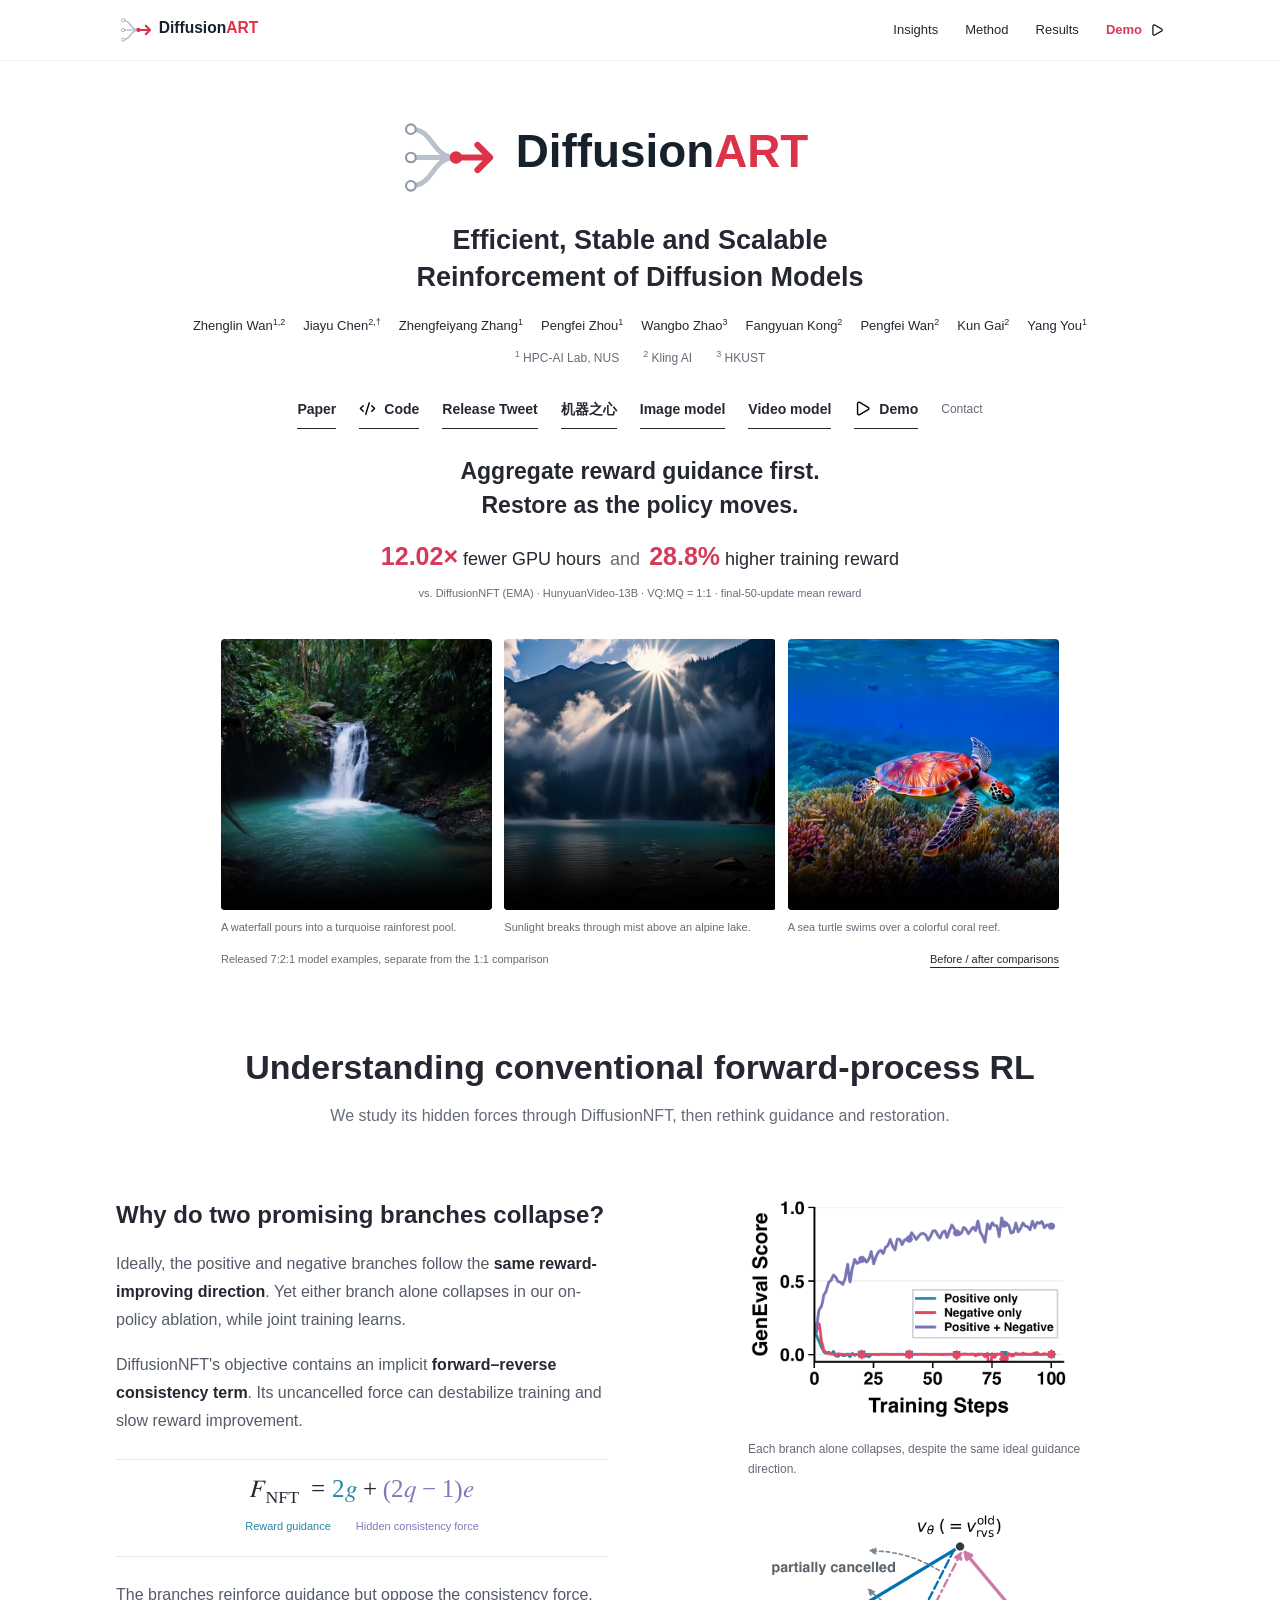
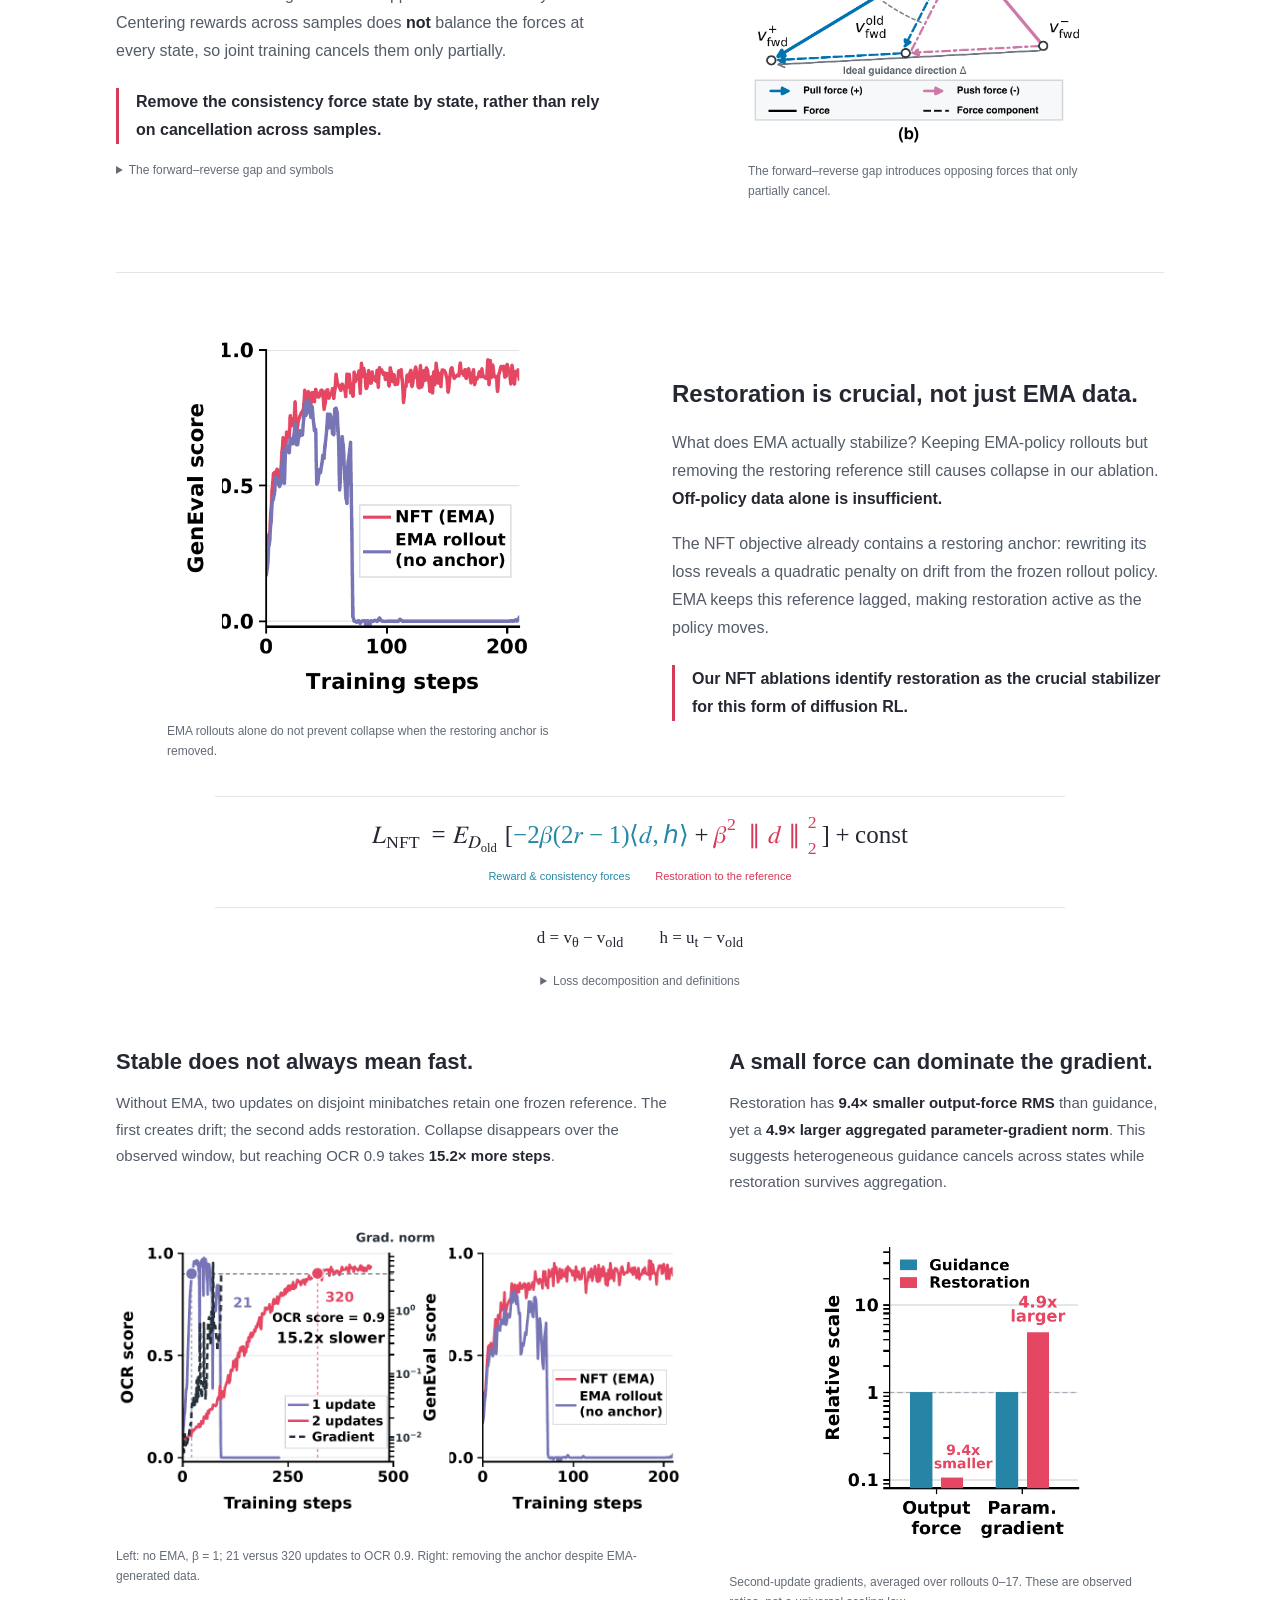
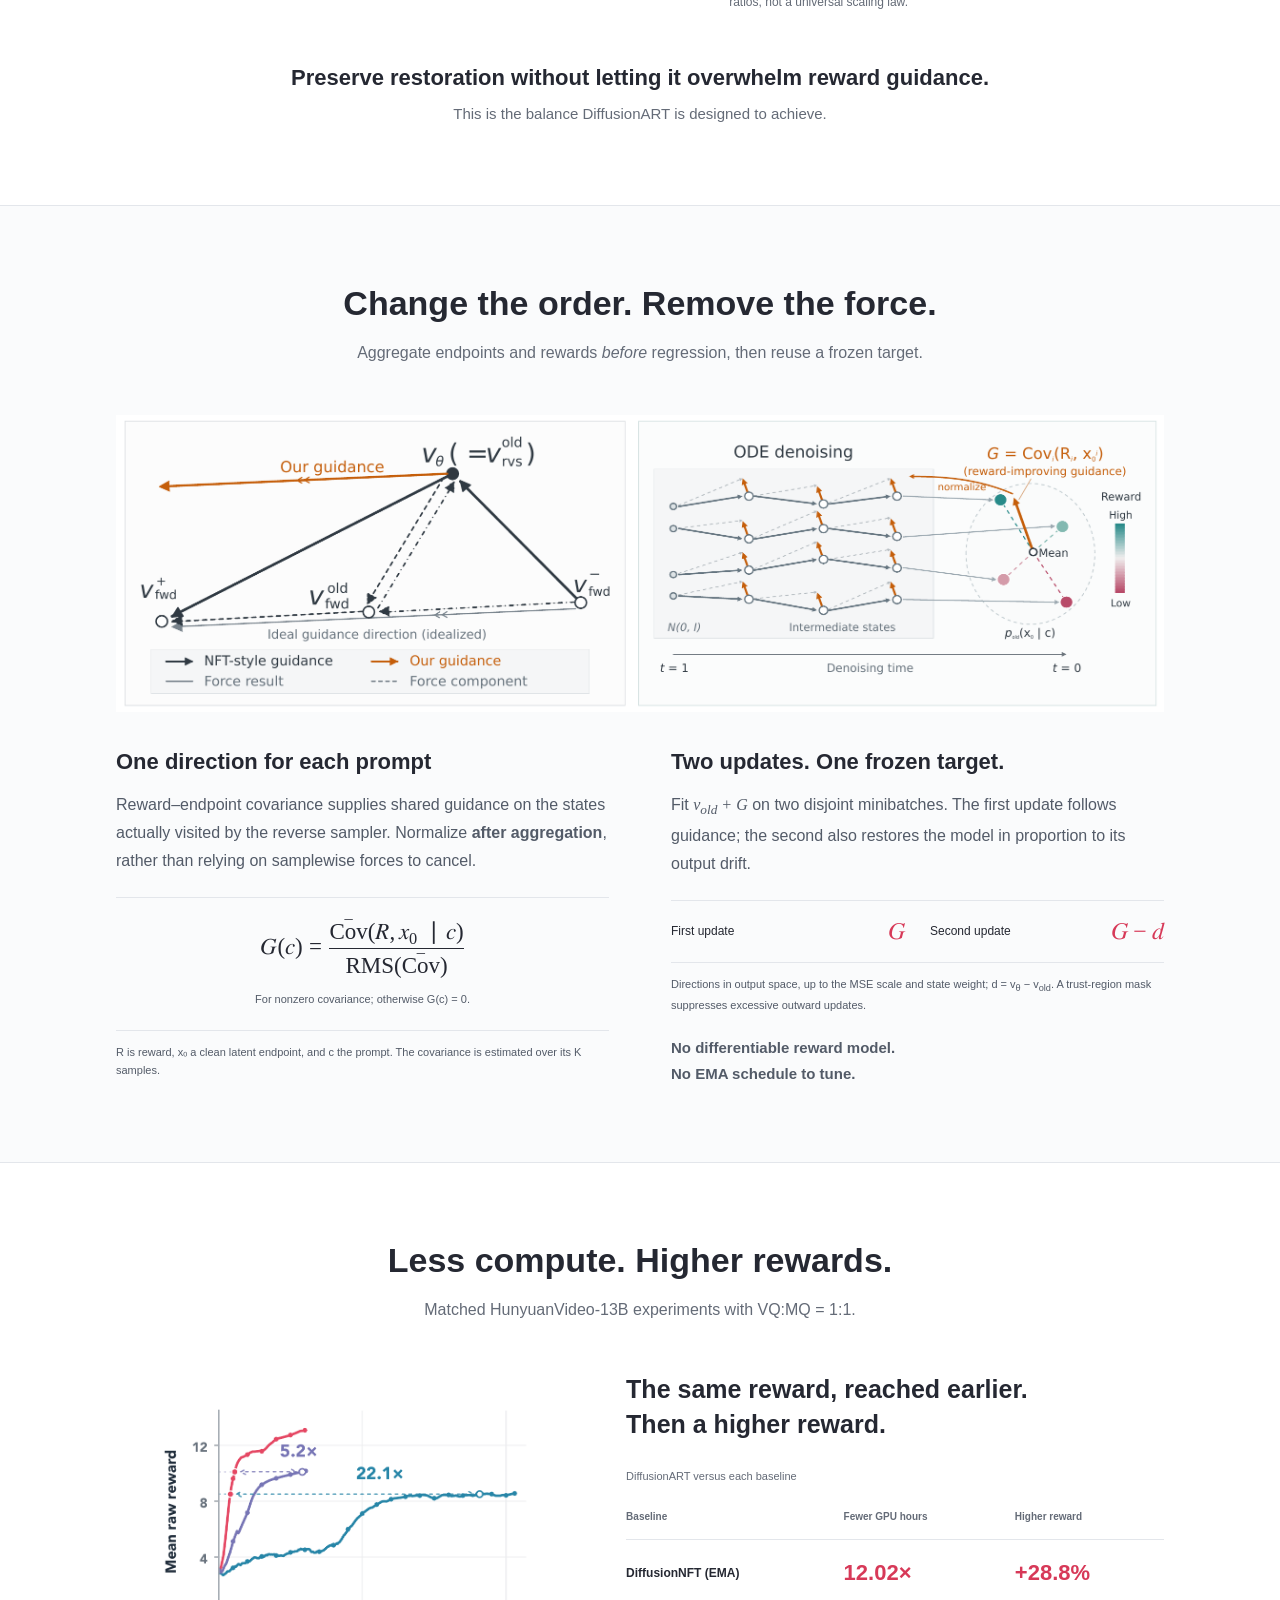
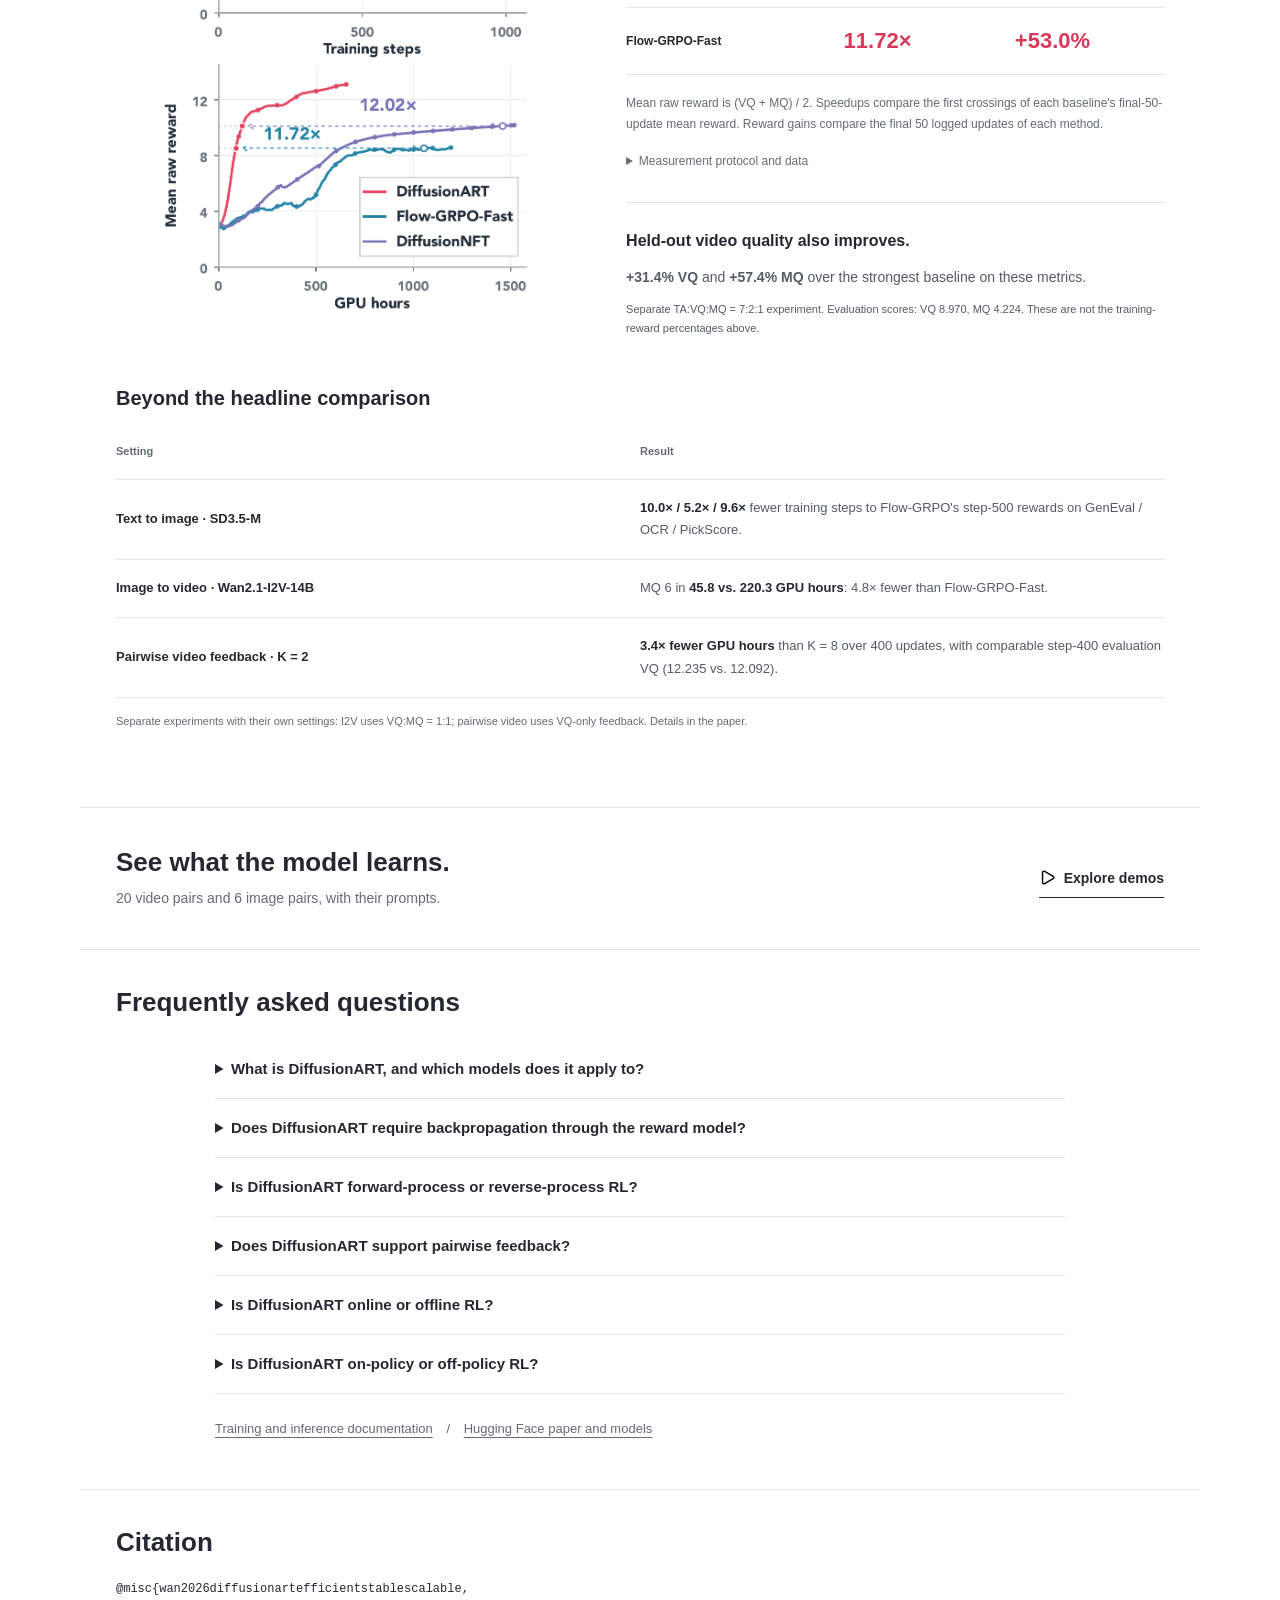
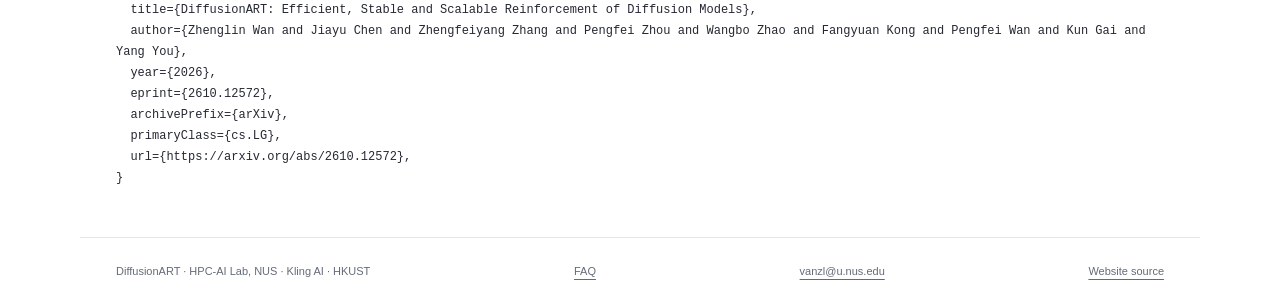
<file: docs/index.html>
<!doctype html>
<html lang="en">
<head>
  <meta charset="utf-8">
  <meta name="viewport" content="width=device-width, initial-scale=1">
  <meta name="theme-color" content="#ffffff">
  <meta name="google-site-verification" content="8De-dze6cAvu3_hmHg9LZLM3bVllGOFpFzsqzgv5lac">
  <meta name="msvalidate.01" content="24A941E7E50F77FC061F855FB5B998A9">
  <meta name="description" content="DiffusionART is group-based online reinforcement learning for diffusion image and video models, with aggregation-first reward guidance, adaptive restoration, and no reward-model backpropagation.">
  <meta property="og:title" content="DiffusionART: Efficient, Stable and Scalable Reinforcement of Diffusion Models">
  <meta property="og:description" content="Aggregation-first guidance and adaptive restoration: 12.02x fewer GPU hours to DiffusionNFT's late-stage mean reward on HunyuanVideo-13B, VQ:MQ=1:1.">
  <meta property="og:image" content="https://vanzll.github.io/diffusionart-project/assets/hf-video-00101-after.jpg">
  <meta property="og:url" content="https://vanzll.github.io/diffusionart-project/">
  <meta name="twitter:card" content="summary_large_image">
  <meta name="twitter:title" content="DiffusionART: Efficient, Stable and Scalable Reinforcement of Diffusion Models">
  <meta name="twitter:description" content="Group-based online RL for diffusion image and video models, without reward-model backpropagation.">
  <meta name="twitter:image" content="https://vanzll.github.io/diffusionart-project/assets/hf-video-00101-after.jpg">
  <meta name="citation_title" content="DiffusionART: Efficient, Stable and Scalable Reinforcement of Diffusion Models">
  <meta name="citation_author" content="Zhenglin Wan">
  <meta name="citation_author" content="Jiayu Chen">
  <meta name="citation_author" content="Zhengfeiyang Zhang">
  <meta name="citation_author" content="Pengfei Zhou">
  <meta name="citation_author" content="Wangbo Zhao">
  <meta name="citation_author" content="Fangyuan Kong">
  <meta name="citation_author" content="Pengfei Wan">
  <meta name="citation_author" content="Kun Gai">
  <meta name="citation_author" content="Yang You">
  <meta name="citation_publication_date" content="2026/10/08">
  <meta name="citation_arxiv_id" content="2610.12572">
  <meta name="citation_pdf_url" content="https://arxiv.org/pdf/2610.12572">
  <link rel="canonical" href="https://vanzll.github.io/diffusionart-project/">
  <title>DiffusionART: Efficient, Stable and Scalable Reinforcement of Diffusion Models</title>
  <link rel="stylesheet" href="style.css?v=faq-v1">
  <script src="app.js?v=insights-v1" defer></script>
</head>
<body>
  <a class="skip" href="#main">Skip to content</a>
  <header class="site-header"><a href="index.html" class="wordmark"><img src="assets/logo.svg" width="170" height="36" alt="DiffusionART"></a><nav aria-label="Main navigation"><a href="#insight">Insights</a><a href="#method">Method</a><a href="#results">Results</a><a href="demo.html" class="demo-link">Demo <img src="assets/play.svg" width="14" height="14" alt=""></a></nav></header>
  <main id="main">
    <header class="paper-heading wrap">
      <div><img class="paper-logo" src="assets/logo.svg" width="500" height="106" alt="" aria-hidden="true"></div>
      <h1 class="paper-title"><span class="sr-only">DiffusionART: </span>Efficient, Stable and Scalable<br>Reinforcement of Diffusion Models</h1>
      <div class="authors">
        <p class="author-names"><span>Zhenglin Wan<sup>1,2</sup></span><span>Jiayu Chen<sup>2,†</sup></span><span>Zhengfeiyang Zhang<sup>1</sup></span><span>Pengfei Zhou<sup>1</sup></span><span>Wangbo Zhao<sup>3</sup></span><span>Fangyuan Kong<sup>2</sup></span><span>Pengfei Wan<sup>2</sup></span><span>Kun Gai<sup>2</sup></span><span>Yang You<sup>1</sup></span></p>
        <p class="affiliations"><span><sup>1</sup> HPC-AI Lab, NUS</span><span><sup>2</sup> Kling AI</span><span><sup>3</sup> HKUST</span></p>
      </div>
      <div class="paper-links"><a class="resource-link" href="https://arxiv.org/abs/2610.12572">Paper</a><a class="resource-link" href="https://github.com/vanzll/DiffusionART"><img src="assets/code-xml.svg" width="17" height="17" alt="">Code</a><a class="resource-link" href="https://x.com/Vanzllll/status/2109578565893210580">Release Tweet</a><a class="resource-link" href="https://mp.weixin.qq.com/s/i7VJo2lvycS6jppsJMcWjQ">机器之心</a><a class="resource-link" href="https://huggingface.co/vanzl/DiffusionART-SD35M-MultiReward">Image model</a><a class="resource-link" href="https://huggingface.co/vanzl/DiffusionART-HunyuanVideo">Video model</a><a class="resource-link" href="demo.html"><img src="assets/play.svg" width="16" height="16" alt="">Demo</a><a class="contact-link" href="mailto:vanzl@u.nus.edu">Contact</a></div>
      <p class="hero-thesis">Aggregate reward guidance first.<br>Restore as the policy moves.</p>
      <p class="hero-result"><strong>12.02×</strong> fewer GPU hours <span>and</span> <strong>28.8%</strong> higher training reward<br><small>vs. DiffusionNFT (EMA) · HunyuanVideo-13B · VQ:MQ = 1:1 · final-50-update mean reward</small></p>
    </header>
    <section class="teaser wrap" aria-label="Selected released-model generations">
      <div class="showcase-reel">
        <figure><video class="showcase-video" controls loop muted playsinline preload="none" poster="assets/hf-video-00101-after.jpg" src="assets/hf-video-00101-after.mp4" aria-label="DiffusionART: rainforest waterfall"></video><figcaption>A waterfall pours into a turquoise rainforest pool.</figcaption></figure>
        <figure><video class="showcase-video" controls loop muted playsinline preload="none" poster="assets/hf-video-00102-after.jpg" src="assets/hf-video-00102-after.mp4" aria-label="DiffusionART: alpine lake in drifting mist"></video><figcaption>Sunlight breaks through mist above an alpine lake.</figcaption></figure>
        <figure><video class="showcase-video" controls loop muted playsinline preload="none" poster="assets/hf-video-00115-after.jpg" src="assets/hf-video-00115-after.mp4" aria-label="DiffusionART: sea turtle above a coral reef"></video><figcaption>A sea turtle swims over a colorful coral reef.</figcaption></figure>
      </div>
      <div class="teaser-toolbar"><span>Released 7:2:1 model examples, separate from the 1:1 comparison</span><a href="demo.html">Before / after comparisons</a></div>
    </section>
    <section class="section wrap" id="insight">
      <div class="section-heading"><h2>Understanding conventional forward-process RL</h2><p>We study its hidden forces through DiffusionNFT, then rethink guidance and restoration.</p></div>
      <div class="insight-row">
        <div class="insight-copy"><h3>Why do two promising branches collapse?</h3><p>Ideally, the positive and negative branches follow the <strong>same reward-improving direction</strong>. Yet either branch alone collapses in our on-policy ablation, while joint training learns.</p><p>DiffusionNFT's objective contains an implicit <strong>forward–reverse consistency term</strong>. Its uncancelled force can destabilize training and slow reward improvement.</p>
          <div class="equation"><math display="block" aria-label="At the on-policy initialization, NFT output force equals two times reward guidance plus two q minus one times the consistency gap"><mrow><msub><mi mathvariant="script">F</mi><mtext>NFT</mtext></msub><mo>=</mo><mstyle class="guidance-term"><mn>2</mn><mi>g</mi></mstyle><mo>+</mo><mstyle class="residual-term"><mo>(</mo><mn>2</mn><mi>q</mi><mo>−</mo><mn>1</mn><mo>)</mo><mi>e</mi></mstyle></mrow></math><div class="equation-key"><span class="guidance-term">Reward guidance</span><span class="residual-term">Hidden consistency force</span></div></div>
          <p>The branches reinforce guidance but oppose the consistency force. Centering rewards across samples does <strong>not</strong> balance the forces at every state, so joint training cancels them only partially.</p>
          <p class="insight-takeaway">Remove the consistency force state by state, rather than rely on cancellation across samples.</p>
          <details class="math-details"><summary>The forward–reverse gap and symbols</summary><p>Generated endpoints induce an ideal forward velocity that can differ from the reverse sampler's velocity. Their difference is the consistency gap e. The formula is the normalized output-space force at on-policy initialization for the NFT objective. With goodness weight r in [0,1], q = E[r | sₜ] and g = Cov(r, uₜ | sₜ), where uₜ = x₀ − ε is the rectified-flow target. See Section 3.1 of the paper.</p></details>
        </div>
        <div class="branch-evidence"><figure class="research-figure"><a href="assets/branch-collapse.webp"><img src="assets/branch-collapse.webp" width="924" height="674" loading="lazy" alt="On-policy GenEval ablation: positive-only and negative-only NFT branches collapse, while their combination improves reward."></a><figcaption>Each branch alone collapses, despite the same ideal guidance direction.</figcaption></figure><figure class="research-figure"><a href="assets/consistency-force.webp"><img src="assets/consistency-force.webp" width="1078" height="775" loading="lazy" alt="NFT's positive pull and negative push only partially cancel their forward-reverse consistency forces."></a><figcaption>The forward–reverse gap introduces opposing forces that only partially cancel.</figcaption></figure></div>
      </div>
      <div class="insight-row restoration-row">
        <figure class="research-figure"><a href="assets/ema-restoration.webp"><img src="assets/ema-restoration.webp?v=clean-panel" width="563" height="596" loading="lazy" alt="GenEval reward collapses when EMA rollouts are retained but the old-policy restoration anchor is removed; NFT with EMA remains stable."></a><figcaption>EMA rollouts alone do not prevent collapse when the restoring anchor is removed.</figcaption></figure>
        <div class="insight-copy"><h3>Restoration is crucial, not just EMA data.</h3><p>What does EMA actually stabilize? Keeping EMA-policy rollouts but removing the restoring reference still causes collapse in our ablation. <strong>Off-policy data alone is insufficient.</strong></p><p>The NFT objective already contains a restoring anchor: rewriting its loss reveals a quadratic penalty on drift from the frozen rollout policy. EMA keeps this reference lagged, making restoration active as the policy moves.</p><p class="insight-takeaway">Our NFT ablations identify restoration as the crucial stabilizer for this form of diffusion RL.</p></div>
      </div>
      <div class="restoration-equation">
        <div class="equation">
          <math class="wide-loss" display="block" aria-label="NFT loss equals the old-policy expectation of negative two beta times two r minus one times the inner product of d and h, plus beta squared times squared d norm, plus a constant"><mrow><msub><mi mathvariant="script">L</mi><mtext>NFT</mtext></msub><mo>=</mo><msub><mi mathvariant="double-struck">E</mi><msub><mi mathvariant="script">D</mi><mtext>old</mtext></msub></msub><mo>[</mo><mstyle class="guidance-term"><mo>−</mo><mn>2</mn><mi>β</mi><mo>(</mo><mn>2</mn><mi>r</mi><mo>−</mo><mn>1</mn><mo>)</mo><mo>⟨</mo><mi>d</mi><mo>,</mo><mi>h</mi><mo>⟩</mo></mstyle><mo>+</mo><mstyle class="restoration-term"><msup><mi>β</mi><mn>2</mn></msup><msubsup><mrow><mo>∥</mo><mi>d</mi><mo>∥</mo></mrow><mn>2</mn><mn>2</mn></msubsup></mstyle><mo>]</mo><mo>+</mo><mtext>const</mtext></mrow></math>
          <math class="narrow-loss" display="block" aria-label="NFT loss equals the old-policy expectation of negative two beta times two r minus one times the inner product of d and h, plus beta squared times squared d norm, plus a constant"><mtable columnalign="left" rowspacing="0.4em"><mtr><mtd><msub><mi mathvariant="script">L</mi><mtext>NFT</mtext></msub><mo>=</mo><msub><mi mathvariant="double-struck">E</mi><msub><mi mathvariant="script">D</mi><mtext>old</mtext></msub></msub><mo stretchy="false">[</mo><mstyle class="guidance-term"><mo>−</mo><mn>2</mn><mi>β</mi><mo>(</mo><mn>2</mn><mi>r</mi><mo>−</mo><mn>1</mn><mo>)</mo><mo>⟨</mo><mi>d</mi><mo>,</mo><mi>h</mi><mo>⟩</mo></mstyle></mtd></mtr><mtr><mtd><mspace width="3em"/><mo>+</mo><mstyle class="restoration-term"><msup><mi>β</mi><mn>2</mn></msup><msubsup><mrow><mo>∥</mo><mi>d</mi><mo>∥</mo></mrow><mn>2</mn><mn>2</mn></msubsup></mstyle><mo stretchy="false">]</mo><mo>+</mo><mtext>const</mtext></mtd></mtr></mtable></math>
          <div class="equation-key"><span class="guidance-term">Reward &amp; consistency forces</span><span class="restoration-term">Restoration to the reference</span></div>
        </div>
        <p class="equation-definition"><span>d = v<sub>θ</sub> − v<sub>old</sub></span><span>h = u<sub>t</sub> − v<sub>old</sub></span></p>
        <details class="math-details"><summary>Loss decomposition and definitions</summary><p>The expectation is over old-policy training data. v<sub>old</sub> is the frozen rollout-policy prediction, u<sub>t</sub> = x₀ − ε the forward velocity target, r ∈ [0,1] the reward-derived goodness weight, and β the NFT tilt coefficient. The constant does not depend on trainable parameters. The linear term carries both reward guidance and consistency force; the quadratic term restores the prediction to the reference. Its gradient vanishes at d = 0. This term is part of NFT's objective, not an extra regularizer added by EMA. See Section 3.2.</p></details>
      </div>
      <div class="restoration-evidence">
        <article><h3>Stable does not always mean fast.</h3><p>Without EMA, two updates on disjoint minibatches retain one frozen reference. The first creates drift; the second adds restoration. Collapse disappears over the observed window, but reaching OCR 0.9 takes <strong>15.2× more steps</strong>.</p><figure class="research-figure"><a href="assets/two-update-restoration.webp"><img src="assets/two-update-restoration.webp" width="1210" height="684" loading="lazy" alt="Left: without EMA, NFT with two disjoint updates reaches OCR 0.9 at step 320, versus step 21 for one update before it collapses. Right: EMA rollouts without the restoring anchor also collapse."></a><figcaption>Left: no EMA, β = 1; 21 versus 320 updates to OCR 0.9. Right: removing the anchor despite EMA-generated data.</figcaption></figure></article>
        <article><h3>A small force can dominate the gradient.</h3><p>Restoration has <strong>9.4× smaller output-force RMS</strong> than guidance, yet a <strong>4.9× larger aggregated parameter-gradient norm</strong>. This suggests heterogeneous guidance cancels across states while restoration survives aggregation.</p><figure class="research-figure"><a href="assets/restoration-gradient.webp"><img src="assets/restoration-gradient.webp" width="502" height="630" loading="lazy" alt="Relative guidance and restoration scales: restoration is 9.4 times smaller in output-force RMS but 4.9 times larger in aggregated parameter-gradient norm."></a><figcaption>Second-update gradients, averaged over rollouts 0–17. These are observed ratios, not a universal scaling law.</figcaption></figure></article>
      </div>
      <p class="restoration-insight">Preserve restoration without letting it overwhelm reward guidance.<br><span>This is the balance DiffusionART is designed to achieve.</span></p>
    </section>
    <section class="method-band" id="method"><div class="section wrap">
      <div class="section-heading"><h2>Change the order. Remove the force.</h2><p>Aggregate endpoints and rewards <em>before</em> regression, then reuse a frozen target.</p></div>
      <figure class="method-figure"><a class="method-desktop" href="assets/aggregation-first.webp"><img src="assets/aggregation-first.webp" width="2200" height="623" loading="lazy" alt="DiffusionART aggregates endpoint reward covariance, normalizes once, and shares this direction across states of reverse ODE trajectories."></a><div class="method-mobile"><a href="assets/aggregation-force.webp"><img src="assets/aggregation-force.webp" width="1089" height="623" loading="lazy" alt="Aggregation-first guidance removes the hidden consistency force."></a><a href="assets/aggregation-states.webp"><img src="assets/aggregation-states.webp" width="1100" height="623" loading="lazy" alt="Endpoint reward covariance is normalized once and shared across reverse-rollout states."></a></div></figure>
      <div class="method-details">
        <article>
          <h3>One direction for each prompt</h3>
          <p>Reward–endpoint covariance supplies shared guidance on the states actually visited by the reverse sampler. Normalize <strong>after aggregation</strong>, rather than relying on samplewise forces to cancel.</p>
          <div class="equation compact">
            <math display="block" aria-label="For nonzero covariance, G of c equals covariance of R and x zero given c divided by its root mean square">
              <mrow><mi>G</mi><mo stretchy="false">(</mo><mi>c</mi><mo stretchy="false">)</mo><mo>=</mo>
                <mfrac><mrow><mover><mi mathvariant="normal">Cov</mi><mo>¯</mo></mover><mo>(</mo><mi>R</mi><mo>,</mo><msub><mi>x</mi><mn>0</mn></msub><mo>∣</mo><mi>c</mi><mo>)</mo></mrow><mrow><mi mathvariant="normal">RMS</mi><mo>(</mo><mover><mi mathvariant="normal">Cov</mi><mo>¯</mo></mover><mo>)</mo></mrow></mfrac>
              </mrow>
            </math>
            <p class="equation-condition">For nonzero covariance; otherwise G(c) = 0.</p>
          </div>
          <p class="figure-note">R is reward, x₀ a clean latent endpoint, and c the prompt. The covariance is estimated over its K samples.</p>
        </article>
        <article><h3>Two updates. One frozen target.</h3><p>Fit <span class="inline-math">v<sub>old</sub> + G</span> on two disjoint minibatches. The first update follows guidance; the second also restores the model in proportion to its output drift.</p><div class="update-directions"><div><span>First update</span><math aria-label="First update descent direction G"><mi>G</mi></math></div><div><span>Second update</span><math aria-label="Second update descent direction G minus d"><mi>G</mi><mo>−</mo><mi>d</mi></math></div></div><p class="figure-note">Directions in output space, up to the MSE scale and state weight; d = v<sub>θ</sub> − v<sub>old</sub>. A trust-region mask suppresses excessive outward updates.</p><p class="method-bottomline">No differentiable reward model.<br>No EMA schedule to tune.</p></article>
      </div>
    </div></section>
    <section class="section wrap" id="results">
      <div class="section-heading"><h2>Less compute. Higher rewards.</h2><p>Matched HunyuanVideo-13B experiments with VQ:MQ = 1:1.</p></div>
      <div class="efficiency-layout">
        <figure class="curve"><a href="assets/video-efficiency.webp"><img src="assets/video-efficiency.webp" width="852" height="1140" loading="lazy" alt="Mean raw VQ/MQ reward against training steps and GPU hours. DiffusionART reaches each baseline's late-stage mean reward earlier, with 12.02 times and 11.72 times fewer GPU hours."></a></figure>
        <div class="efficiency-copy"><h3>The same reward, reached earlier.<br>Then a higher reward.</h3><table class="speed-table"><caption>DiffusionART versus each baseline</caption><thead><tr><th scope="col">Baseline</th><th scope="col">Fewer GPU hours</th><th scope="col">Higher reward</th></tr></thead><tbody><tr><th scope="row">DiffusionNFT (EMA)</th><td>12.02×</td><td>+28.8%</td></tr><tr><th scope="row">Flow-GRPO-Fast</th><td>11.72×</td><td>+53.0%</td></tr></tbody></table><p class="result-context">Mean raw reward is (VQ + MQ) / 2. Speedups compare the first crossings of each baseline's final-50-update mean reward. Reward gains compare the final 50 logged updates of each method.</p>
          <details class="math-details"><summary>Measurement protocol and data</summary><p>All methods use an eight-update causal EMA for crossing measurement. Targets are unsmoothed baseline means; crossings use observed points, without interpolation. Elapsed GPU hours include evaluation and waits. The baseline levels are empirical late-stage rewards, not a guarantee of asymptotic convergence.</p><p><a href="assets/cover-curves.csv" download>Curve data</a> / <a href="assets/cover-audit.json">Crossing audit</a> / <a href="assets/research-provenance.json">Figure sources</a></p></details>
          <div class="eval-result"><h4>Held-out video quality also improves.</h4><p><strong>+31.4% VQ</strong> and <strong>+57.4% MQ</strong> over the strongest baseline on these metrics.</p><p class="figure-note">Separate TA:VQ:MQ = 7:2:1 experiment. Evaluation scores: VQ 8.970, MQ 4.224. These are not the training-reward percentages above.</p></div>
        </div>
      </div>
      <div class="scope-results"><h3>Beyond the headline comparison</h3><table class="scope-table"><thead><tr><th scope="col">Setting</th><th scope="col">Result</th></tr></thead><tbody><tr><th scope="row">Text to image · SD3.5-M</th><td><strong>10.0× / 5.2× / 9.6×</strong> fewer training steps to Flow-GRPO's step-500 rewards on GenEval / OCR / PickScore.</td></tr><tr><th scope="row">Image to video · Wan2.1-I2V-14B</th><td>MQ 6 in <strong>45.8 vs. 220.3 GPU hours</strong>: 4.8× fewer than Flow-GRPO-Fast.</td></tr><tr><th scope="row">Pairwise video feedback · K = 2</th><td><strong>3.4× fewer GPU hours</strong> than K = 8 over 400 updates, with comparable step-400 evaluation VQ (12.235 vs. 12.092).</td></tr></tbody></table><p class="figure-note">Separate experiments with their own settings: I2V uses VQ:MQ = 1:1; pairwise video uses VQ-only feedback. Details in the paper.</p></div>
    </section>
    <section class="demo-invitation wrap"><div><h2>See what the model learns.</h2><p>20 video pairs and 6 image pairs, with their prompts.</p></div><a class="resource-link" href="demo.html"><img src="assets/play.svg" width="17" height="17" alt="">Explore demos</a></section>
    <section class="faq wrap" id="faq" aria-labelledby="faq-heading">
      <h2 id="faq-heading">Frequently asked questions</h2>
      <details id="faq-models"><summary>What is DiffusionART, and which models does it apply to?</summary><p>DiffusionART is a group-based reinforcement learning algorithm for diffusion-based foundation models. It generates multiple samples per prompt and aggregates their rewards into shared guidance. Our experiments cover DiT-based image and video generation with SD3.5-M, FLUX.1-dev, HunyuanVideo-13B, and a CFG- and step-distilled Wan2.1-I2V-14B model. Flow-matching vision-language-action (VLA) policies are a potential future application, not evaluated in this work.</p></details>
      <details id="faq-rewards"><summary>Does DiffusionART require backpropagation through the reward model?</summary><p>No. DiffusionART uses reward outputs, not reward-model gradients. It can therefore use black-box feedback, including scores or pairwise judgments from a closed-source vision-language model (VLM) API.</p></details>
      <details id="faq-process"><summary>Is DiffusionART forward-process or reverse-process RL?</summary><p>It is a mixed forward- and reverse-process RL approach: its regression-based learning principle is inspired by forward-process RL, but its updates act on states visited during reverse-process ODE rollouts. Aggregating reward guidance first avoids the forward-target consistency force, while direct regression avoids reverse-transition likelihood estimation.</p></details>
      <details id="faq-pairwise"><summary>Does DiffusionART support pairwise feedback?</summary><p>Yes. DiffusionART-Pairwise assigns 1 to the winner and 0 to the loser, or 0.5 to both in a tie, and uses these labels in the covariance guidance. With one pair per prompt (K = 2), the covariance is proportional to the winner's latent endpoint minus the loser's: guidance points from the lower-reward sample toward the higher-reward sample. A tie gives zero guidance. For larger groups, the pairwise evidence is aggregated before normalization. Pairwise judgments can be more natural for video generation, where comparing two outputs is often easier than assigning calibrated absolute quality scores.</p></details>
      <details id="faq-online"><summary>Is DiffusionART online or offline RL?</summary><p>DiffusionART is online RL. It repeatedly generates and scores fresh samples as the model changes, rather than training only on a fixed dataset of previously collected outputs and preferences.</p></details>
      <details id="faq-onpolicy"><summary>Is DiffusionART on-policy or off-policy RL?</summary><p>DiffusionART uses on-policy rollout-and-update training: each iteration collects fresh samples from the current model, performs two updates on disjoint minibatches with a frozen rollout reference and target, then refreshes the rollouts. As in PPO-style training, multiple updates can use one fresh rollout batch; the policy has already moved by the second update. Restoration and trust-region masking control drift within the iteration, without an EMA-lagged rollout policy or a historical replay buffer.</p></details>
      <p class="faq-resources"><a href="https://github.com/vanzll/DiffusionART/blob/main/docs/README.md">Training and inference documentation</a> <span aria-hidden="true">/</span> <a href="https://huggingface.co/papers/2610.12572">Hugging Face paper and models</a></p>
    </section>
    <section class="citation wrap" id="citation" aria-labelledby="citation-heading">
      <h2 id="citation-heading">Citation</h2>
      <pre><code>@misc{wan2026diffusionartefficientstablescalable,
  title={DiffusionART: Efficient, Stable and Scalable Reinforcement of Diffusion Models},
  author={Zhenglin Wan and Jiayu Chen and Zhengfeiyang Zhang and Pengfei Zhou and Wangbo Zhao and Fangyuan Kong and Pengfei Wan and Kun Gai and Yang You},
  year={2026},
  eprint={2610.12572},
  archivePrefix={arXiv},
  primaryClass={cs.LG},
  url={https://arxiv.org/abs/2610.12572},
}</code></pre>
    </section>
  </main>
  <footer class="wrap"><p>DiffusionART · HPC-AI Lab, NUS · Kling AI · HKUST</p><a href="#faq">FAQ</a><a href="mailto:vanzl@u.nus.edu">vanzl@u.nus.edu</a><a href="https://github.com/vanzll/diffusionart-project">Website source</a></footer>
</body>
</html>
</file>
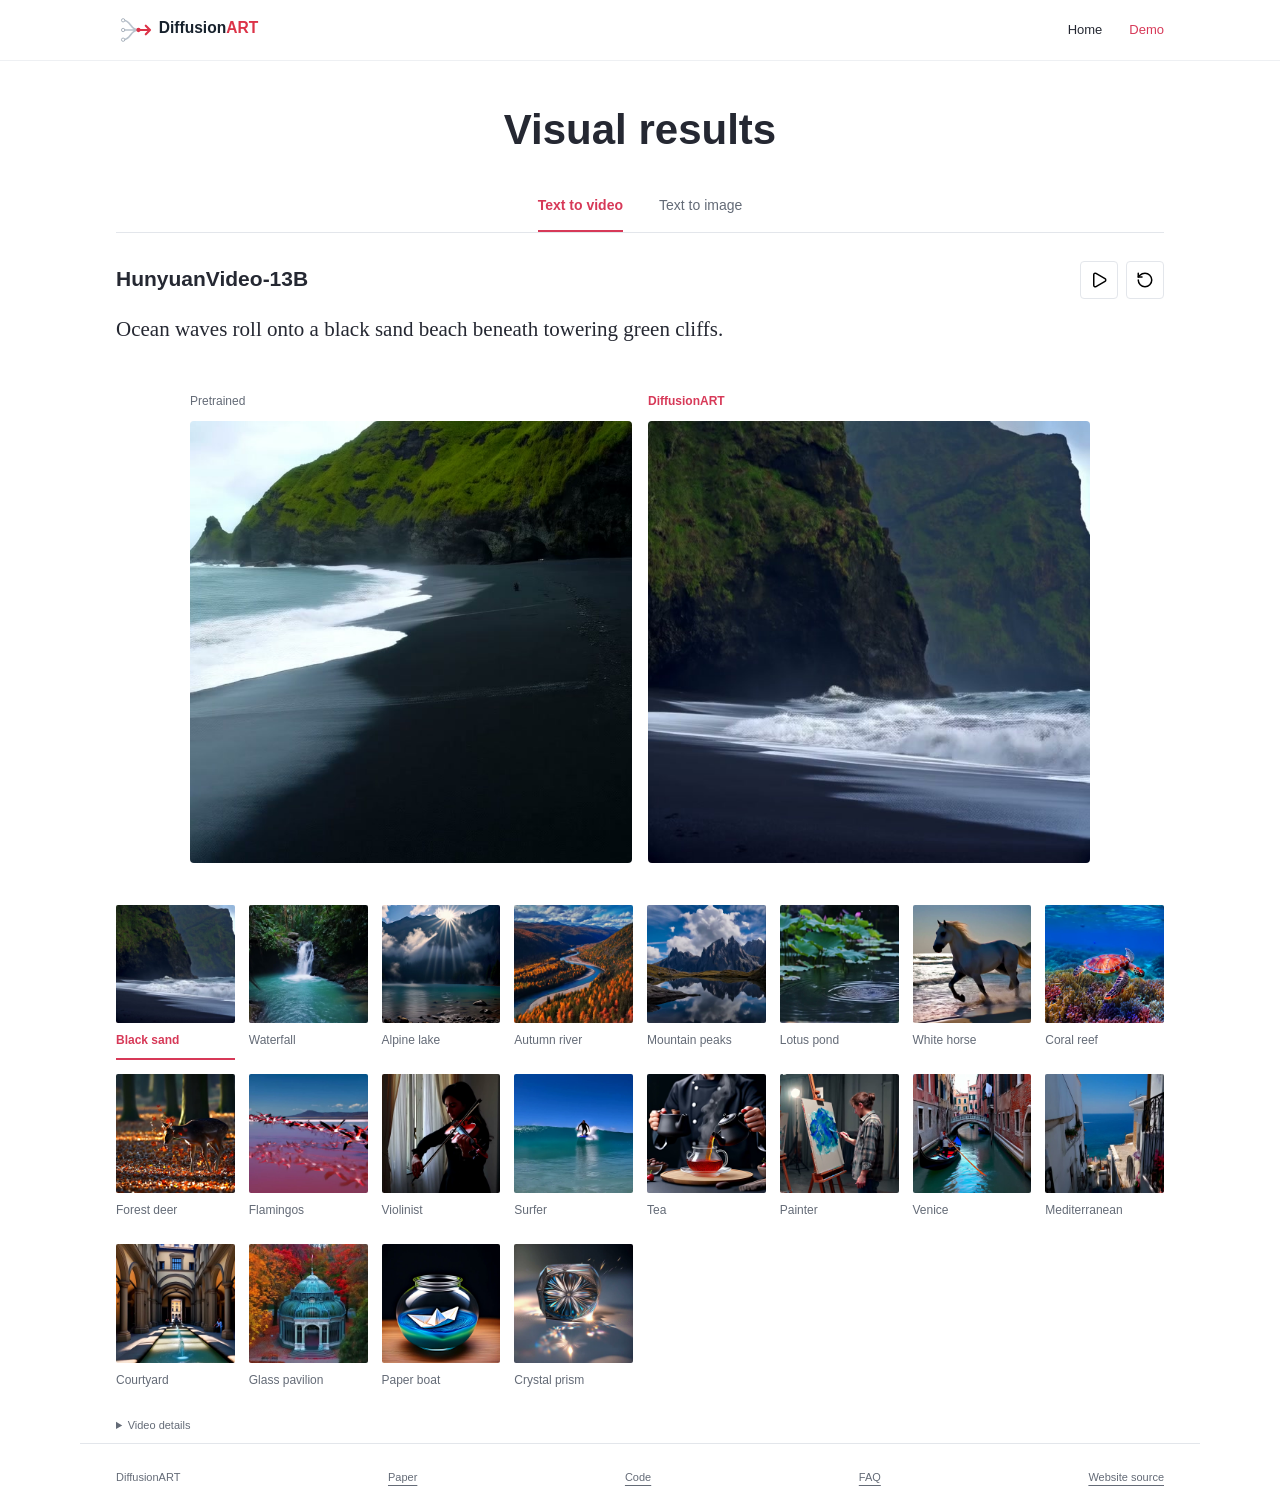
<file: docs/demo.html>
<!doctype html>
<html lang="en">
<head>
  <meta charset="utf-8">
  <meta name="viewport" content="width=device-width, initial-scale=1">
  <meta name="theme-color" content="#ffffff">
  <meta name="description" content="Author-selected DiffusionART text-to-video and text-to-image results alongside pretrained references.">
  <link rel="canonical" href="https://vanzll.github.io/diffusionart-project/demo.html">
  <meta property="og:title" content="DiffusionART image and video generation results">
  <meta property="og:description" content="Compare DiffusionART with base models on text-to-video and text-to-image generation.">
  <meta property="og:url" content="https://vanzll.github.io/diffusionart-project/demo.html">
  <meta property="og:image" content="https://vanzll.github.io/diffusionart-project/assets/hf-video-00101-after.jpg">
  <title>Visual results | DiffusionART</title>
  <link rel="stylesheet" href="style.css?v=faq-v1">
  <script src="media.js?v=hf-demo-v1" defer></script>
  <script src="demo.js?v=demo-v2" defer></script>
</head>
<body class="demo-page">
  <a class="skip" href="#main">Skip to content</a>
  <header class="site-header">
    <a href="index.html" class="wordmark"><img src="assets/logo.svg" width="170" height="36" alt="DiffusionART"></a>
    <nav aria-label="Main navigation">
      <a href="index.html">Home</a>
      <a href="demo.html" aria-current="page">Demo</a>
    </nav>
  </header>

  <main id="main" class="wrap">
    <header class="demo-heading"><h1>Visual results</h1></header>
    <div class="demo-tabs result-tabs" role="tablist" aria-label="Generation task" aria-orientation="horizontal">
      <button id="tab-video" type="button" role="tab" aria-selected="true" aria-controls="panel-video" tabindex="0">Text to video</button>
      <button id="tab-image" type="button" role="tab" aria-selected="false" aria-controls="panel-image" tabindex="-1">Text to image</button>
    </div>

    <section id="panel-video" class="demo-panel" role="tabpanel" aria-labelledby="tab-video" tabindex="0">
      <div class="gallery-heading">
        <h3>HunyuanVideo-13B</h3>
        <div class="pair-actions">
          <button type="button" id="play-pair" class="icon-button" title="Play both videos" aria-label="Play both videos" disabled><img src="assets/play.svg" alt="" width="18" height="18"></button>
          <button type="button" id="replay-pair" class="icon-button" title="Replay both videos" aria-label="Replay both videos" disabled><img src="assets/rotate-ccw.svg" alt="" width="18" height="18"></button>
        </div>
      </div>
      <p id="video-prompt" class="prompt">Ocean waves roll onto a black sand beach beneath towering green cliffs.</p>
      <div class="video-pair">
        <figure><figcaption>Pretrained</figcaption><video id="video-before" playsinline muted preload="none" poster="assets/hf-video-00100-before.jpg" aria-label="Pretrained video"></video></figure>
        <figure><figcaption class="art-label">DiffusionART</figcaption><video id="video-after" playsinline muted preload="none" poster="assets/hf-video-00100-after.jpg" aria-label="DiffusionART video"></video></figure>
      </div>
      <p id="video-status" class="media-status" role="status" aria-live="polite" aria-atomic="true"></p>
      <div id="video-choices" class="choices" role="group" aria-label="Video examples"></div>
      <details class="provenance"><summary>Video details</summary><p id="video-details"></p></details>
    </section>

    <section id="panel-image" class="demo-panel" role="tabpanel" aria-labelledby="tab-image" tabindex="-1" hidden inert>
      <div class="gallery-heading"><h3>SD3.5-M</h3><span id="image-benchmark" class="benchmark"></span></div>
      <p id="image-prompt" class="prompt"></p>
      <div class="image-pair">
        <figure><figcaption>Pretrained</figcaption><img id="image-before" alt="Pretrained image" loading="lazy" width="512" height="512"></figure>
        <figure><figcaption class="art-label">DiffusionART</figcaption><img id="image-after" alt="DiffusionART image" loading="lazy" width="512" height="512"></figure>
      </div>
      <p id="image-status" class="media-status" role="status" aria-live="polite" aria-atomic="true"></p>
      <div id="image-choices" class="choices" role="group" aria-label="Image examples"></div>
      <details class="provenance"><summary>Image details</summary><p id="image-details"></p></details>
    </section>

    <noscript><p class="selection-note"><a href="assets/hf-video-00100-before.mp4">Pretrained video</a> / <a href="assets/hf-video-00100-after.mp4">DiffusionART video</a> / <a href="assets/image-chicago-before.jpg">Pretrained image</a> / <a href="assets/image-chicago-after.jpg">DiffusionART image</a></p></noscript>
  </main>

  <footer class="wrap"><p>DiffusionART</p><a href="https://arxiv.org/abs/2610.12572">Paper</a><a href="https://github.com/vanzll/DiffusionART">Code</a><a href="index.html#faq">FAQ</a><a href="https://github.com/vanzll/diffusionart-project">Website source</a></footer>
</body>
</html>
</file>
<file: docs/style.css>
:root { --ink:#252832; --muted:#646b77; --art:#d73958; --blue:#2588a6; --violet:#8078b9; --line:#e3e6eb; --wash:#fafbfc; --font:"Avenir Next",Avenir,"Segoe UI",Arial,sans-serif; }
* { box-sizing:border-box; }
html { scroll-behavior:smooth; scroll-padding-top:80px; }
body { margin:0; background:white; color:var(--ink); font:16px/1.75 var(--font); letter-spacing:0; }
[hidden] { display:none!important; }
figure,h1,h2,h3,h4,p { margin:0; }
img { display:block; max-width:100%; height:auto; }
a { color:inherit; text-underline-offset:4px; }
button { font:inherit; cursor:pointer; }
a:focus-visible,button:focus-visible,summary:focus-visible,[role=tabpanel]:focus-visible { outline:3px solid var(--blue); outline-offset:5px; }
.wrap { width:min(100%,1120px); margin-inline:auto; padding-inline:36px; }
.section { padding-block:76px; }
h2 { font-size:34px; font-weight:650; line-height:1.25; text-wrap:balance; }
h3 { font-size:24px; font-weight:650; line-height:1.35; text-wrap:balance; }
.section-heading { margin-bottom:48px; text-align:center; }
.section-heading p { margin:14px auto 0; max-width:700px; color:var(--muted); }
.site-header { min-height:60px; padding:12px max(24px,calc((100% - 1048px)/2)); border-bottom:1px solid #eef0f3; display:flex; align-items:center; justify-content:space-between; gap:20px; background:#fffffff5; position:sticky; top:0; z-index:20; }
.wordmark { font-size:18px; font-weight:750; text-decoration:none; }
.wordmark img { width:170px; height:auto; }
nav { display:flex; align-items:center; gap:27px; font-size:13px; font-weight:500; }
nav a { text-decoration:none; }nav a:hover,nav a[aria-current=page] { color:var(--art); }
.demo-link { display:flex; align-items:center; gap:8px; color:var(--art); font-weight:650; }
.skip { position:absolute; top:-80px; left:12px; z-index:99; background:white; padding:10px; }.skip:focus { top:10px; }
.paper-heading { padding-top:44px; padding-bottom:32px; text-align:center; }
.paper-logo { width:500px; margin-inline:auto; }
.sr-only { position:absolute; width:1px; height:1px; padding:0; margin:-1px; overflow:hidden; clip-path:inset(50%); white-space:nowrap; border:0; }
h1 { font-size:64px; font-weight:750; line-height:1.1; color:var(--art); }
.paper-title { font-size:27px; line-height:1.35; font-weight:550; color:var(--ink); margin:12px auto 20px; max-width:870px; text-wrap:balance; }
.author-names { display:flex; justify-content:center; flex-wrap:wrap; column-gap:18px; row-gap:3px; max-width:930px; margin-inline:auto; font-size:13px; }
.author-names span { white-space:nowrap; }sup { font-size:9px; }
.affiliations { display:flex; justify-content:center; flex-wrap:wrap; gap:5px 24px; margin-top:9px; color:var(--muted); font-size:12px; }
.paper-links { display:flex; align-items:center; justify-content:center; flex-wrap:wrap; gap:23px; margin-top:20px; }
.resource-link { display:inline-flex; align-items:center; gap:8px; min-height:40px; text-decoration:none; font-size:14px; font-weight:600; border-bottom:1px solid var(--ink); }
.resource-link:hover { color:var(--art); border-color:var(--art); }
.resource-link img { width:17px; height:17px; }
.contact-link { font-size:12px; color:var(--muted); text-decoration:none; }
.hero-thesis { font-size:23px; line-height:1.45; font-weight:600; margin-top:26px; }
.hero-result { margin-top:14px; font-size:18px; line-height:1.65; }.hero-result strong { color:var(--art); font-weight:750; font-size:25px; }.hero-result>span { color:var(--muted); padding-inline:4px; }.hero-result small { font-size:11px; color:var(--muted); }
.teaser { max-width:910px; }
.showcase-reel { display:grid; grid-template-columns:repeat(3,minmax(0,1fr)); gap:12px; }
.showcase-reel video { display:block; width:100%; aspect-ratio:1; object-fit:contain; background:var(--wash); border-radius:4px; }
.showcase-reel figcaption { padding-top:9px; font-size:11px; color:var(--muted); line-height:1.55; }
.teaser-toolbar { display:flex; align-items:center; justify-content:space-between; gap:15px; padding-top:14px; font-size:11px; color:var(--muted); }.teaser-toolbar a { color:var(--ink); }
.insight-row { display:grid; grid-template-columns:minmax(0,1fr) minmax(0,1fr); align-items:center; gap:64px; }
.insight-copy h3 { margin-bottom:18px; }.insight-copy p { color:#535b68; }.insight-copy p+p { margin-top:17px; }.insight-copy strong { color:var(--ink); font-weight:650; }
.insight-copy .insight-takeaway { border-left:3px solid var(--art); padding-left:17px; margin-top:23px; color:var(--ink); font-weight:600; }
.branch-evidence { display:grid; gap:24px; }.branch-evidence .research-figure { max-width:340px; margin-inline:auto; }
.research-figure img { width:100%; height:auto; }.research-figure figcaption { font-size:12px; line-height:1.65; color:var(--muted); margin-top:14px; }
.equation { margin-block:24px; padding-block:20px; border-block:1px solid var(--line); font-size:25px; }
math { font-family:"STIX Two Math","Cambria Math",serif; }.guidance-term { color:var(--blue); }.residual-term { color:var(--violet); }
.restoration-term { color:var(--art); }
.equation-key { display:flex; justify-content:center; gap:25px; margin-top:13px; font-size:11px; font-family:var(--font); }
.equation-condition { font-size:11px!important; text-align:center; margin-top:12px; }
.math-details { margin-top:16px; font-size:12px; color:var(--muted); }.math-details summary { cursor:pointer; width:fit-content; }.math-details p { margin-top:10px; font-size:12px; }
.restoration-row { margin-top:70px; padding-top:65px; border-top:1px solid var(--line); }.restoration-row .research-figure { max-width:390px; margin-inline:auto; }.restoration-row .research-figure img { max-height:370px; object-fit:contain; }
.insight-copy .discovery { font-size:22px; line-height:1.65; }.discovery strong { color:var(--art); }
.restoration-equation { max-width:850px; margin:35px auto 0; }.restoration-equation .equation { margin-bottom:15px; font-size:25px; }.restoration-equation .math-details { text-align:center; }.restoration-equation summary { margin-inline:auto; }.restoration-equation .math-details p { text-align:left; }
.narrow-loss { display:none; }
.equation-definition { display:flex; justify-content:center; flex-wrap:wrap; gap:8px 36px; font-family:Georgia,serif; font-size:17px; }
.restoration-evidence { display:grid; grid-template-columns:minmax(0,1.3fr) minmax(0,1fr); gap:48px; margin-top:55px; }.restoration-evidence h3 { font-size:22px; margin-bottom:14px; }.restoration-evidence p { color:#535b68; font-size:15px; }.restoration-evidence strong { color:var(--ink); }.restoration-evidence .research-figure { margin:24px auto 0; }.restoration-evidence img { height:340px; object-fit:contain; }
.restoration-insight { margin:48px auto 0; text-align:center; font-size:22px; line-height:1.55; font-weight:600; max-width:750px; }.restoration-insight span { color:var(--muted); font-size:15px; font-weight:400; }
.figure-note { font-size:11px; line-height:1.7; color:var(--muted); }.insight-copy .figure-note { margin-top:12px; }
.method-band { background:var(--wash); border-block:1px solid var(--line); }.method-figure img { width:100%; height:auto; }
.method-mobile { display:none; }
.method-details { display:grid; grid-template-columns:repeat(2,minmax(0,1fr)); gap:62px; margin:35px auto 0; }.method-details h3 { font-size:22px; margin-bottom:15px; }.method-details p { color:#535b68; }.method-details .figure-note { font-size:11px; }.equation.compact { margin:22px 0 12px; font-size:23px; }.inline-math { font-family:Georgia,serif; font-style:italic; white-space:nowrap; }
.update-directions { display:grid; grid-template-columns:repeat(2,minmax(0,1fr)); gap:25px; margin:22px 0 12px; padding:20px 0; border-block:1px solid var(--line); }.update-directions div { display:flex; align-items:center; justify-content:space-between; gap:10px; font-size:12px; }.update-directions math { font-size:24px; color:var(--art); }.method-bottomline { margin-top:20px; font-size:15px; font-weight:600; line-height:1.7; }
.efficiency-layout { display:grid; grid-template-columns:minmax(0,.9fr) minmax(0,1.1fr); align-items:center; gap:70px; }.curve { max-width:390px; margin-inline:auto; }.curve img { width:100%; height:auto; }.efficiency-copy h3 { font-size:25px; line-height:1.4; }
.speed-table { width:100%; border-collapse:collapse; margin:25px 0 18px; text-align:left; font-size:12px; }.speed-table caption { text-align:left; font-size:11px; color:var(--muted); margin-bottom:8px; }.speed-table th,.speed-table td { padding:14px 7px; border-bottom:1px solid var(--line); }.speed-table th:first-child { padding-left:0; }.speed-table th { font-weight:550; }.speed-table thead { font-size:10px; color:var(--muted); }.speed-table td { font-size:22px; color:var(--art); font-weight:650; font-variant-numeric:tabular-nums; white-space:nowrap; }
.result-context { color:var(--muted); font-size:12px; }.eval-result { margin-top:30px; padding-top:24px; border-top:1px solid var(--line); }.eval-result h4 { font-size:16px; font-weight:650; }.eval-result p { margin-top:10px; font-size:14px; color:#535b68; }.eval-result .figure-note { font-size:11px; }
.scope-results { margin-top:48px; }.scope-results h3 { font-size:20px; margin-bottom:13px; }.scope-table { width:100%; border-collapse:collapse; font-size:13px; text-align:left; }.scope-table td,.scope-table th { border-bottom:1px solid var(--line); padding:17px 0; }.scope-table th { width:36%; padding-right:28px; font-weight:550; }.scope-table thead { color:var(--muted); font-size:11px; }.scope-table td { color:#535b68; }.scope-table strong { color:var(--ink); font-weight:650; }.scope-results>.figure-note { margin-top:14px; }
.demo-invitation { display:flex; align-items:center; justify-content:space-between; gap:28px; padding-block:38px; border-top:1px solid var(--line); }.demo-invitation h2 { font-size:26px; }.demo-invitation p { margin-top:8px; font-size:14px; color:var(--muted); }.demo-invitation .resource-link { white-space:nowrap; }
.citation { padding-block:36px 48px; border-top:1px solid var(--line); }
.faq { padding-block:36px 48px; border-top:1px solid var(--line); }
.faq h2 { font-size:26px; margin-bottom:22px; }
.faq details { max-width:850px; margin-inline:auto; border-bottom:1px solid var(--line); }
.faq summary { padding-block:17px; cursor:pointer; font-size:15px; font-weight:600; line-height:1.6; }
.faq details[open] summary { color:var(--art); }
.faq details p { max-width:76ch; padding-bottom:20px; font-size:15px; color:#535b68; overflow-wrap:anywhere; }
.faq-resources { margin:24px auto 0; max-width:850px; font-size:13px; color:var(--muted); }
.faq-resources span { padding-inline:10px; }
.citation h2 { font-size:26px; }
.citation pre { margin:20px 0 0; font:12px/1.75 ui-monospace,SFMono-Regular,Consolas,monospace; white-space:pre-wrap; overflow-wrap:anywhere; }
footer { border-top:1px solid var(--line); padding-block:24px; display:flex; justify-content:space-between; flex-wrap:wrap; gap:12px; font-size:11px; color:var(--muted); }
.demo-heading { padding-block:46px 13px; text-align:center; }.demo-heading h1 { font-size:42px; color:var(--ink); }
.result-tabs { display:flex; justify-content:center; gap:36px; border-bottom:1px solid var(--line); margin:15px 0 28px; }.result-tabs button { background:none; border:0; border-bottom:2px solid transparent; padding:12px 0; font-size:14px; color:var(--muted); }.result-tabs button[aria-selected=true] { color:var(--art); border-color:var(--art); font-weight:650; }
.demo-panel { padding-bottom:8px; }.gallery-heading { display:flex; justify-content:space-between; align-items:center; gap:15px; margin:16px 0 12px; }.gallery-heading h3 { font-size:21px; }.pair-actions { display:flex; gap:8px; }
.icon-button { display:flex; align-items:center; justify-content:center; width:38px; height:38px; border:1px solid var(--line); border-radius:4px; background:white; }.icon-button:hover { border-color:var(--art); }.icon-button:disabled { opacity:.45; cursor:wait; }.icon-button img { width:18px; height:18px; }
.prompt { font-family:Georgia,serif; font-size:21px; line-height:1.5; min-height:80px; padding:3px 0 18px; max-width:850px; overflow-wrap:anywhere; }
.video-pair,.image-pair { display:grid; grid-template-columns:repeat(2,minmax(0,1fr)); gap:16px; max-width:900px; margin-inline:auto; }.video-pair video,.image-pair img { display:block; width:100%; aspect-ratio:1; object-fit:contain; background:var(--wash); border-radius:4px; }
.video-pair figcaption,.image-pair figcaption { padding:0 0 9px; color:var(--muted); font-size:12px; }.art-label { color:var(--art)!important; font-weight:650; }
.media-status { margin-top:7px; min-height:23px; font-size:12px; color:var(--muted); }
.choices { display:grid; grid-template-columns:repeat(6,minmax(0,1fr)); gap:14px; margin-top:12px; }.choices button { padding:0; background:transparent; border:0; border-bottom:2px solid transparent; text-align:left; font-size:12px; color:var(--muted); }.choices img { width:100%; aspect-ratio:1; object-fit:contain; border-radius:2px; }.choices span { display:block; padding:7px 0; }.choices button[aria-pressed=true] { color:var(--art); border-color:var(--art); font-weight:650; }.choices button:hover img { opacity:.85; }
#video-choices { grid-template-columns:repeat(8,minmax(0,1fr)); }
.provenance { margin-top:16px; font-size:11px; color:var(--muted); }.provenance summary { cursor:pointer; width:fit-content; }.provenance p { margin-top:8px; overflow-wrap:anywhere; }.benchmark { font-size:12px; color:var(--blue); }.selection-note { margin-block:25px 38px; color:var(--muted); font-size:11px; }
@media(max-width:850px) { .wrap { padding-inline:24px; }.section { padding-block:58px; }.insight-row,.method-details { gap:35px; }.efficiency-layout { gap:30px; }.paper-title { font-size:25px; }.speed-table td { font-size:19px; }.speed-table th,.speed-table td { padding-inline:4px; } }
@media(max-width:650px) {
  html { scroll-padding-top:66px; }.site-header { padding:12px 18px; min-height:54px; gap:15px; }.wordmark { font-size:16px; }nav { gap:16px; font-size:12px; }nav a[href='#method'] { display:none; }.demo-link { gap:5px; }
  .wordmark img { width:140px; }.paper-logo { width:370px; }
  .wrap { padding-inline:20px; }.paper-heading { padding-top:32px; padding-bottom:24px; }h1 { font-size:44px; }.paper-title { font-size:21px; margin-top:11px; margin-bottom:18px; }.paper-title br { display:none; }.author-names { font-size:11px; gap:3px 12px; }.affiliations { font-size:10px; gap:4px 15px; }.paper-links { gap:21px; margin-top:17px; }.resource-link { font-size:12px; min-height:36px; }.hero-thesis { font-size:20px; margin-top:22px; }.hero-result { font-size:15px; }.hero-result strong { font-size:21px; }.hero-result small { font-size:10px; }
  .showcase-reel { gap:7px; }.showcase-reel figcaption { font-size:9px; line-height:1.45; }.teaser-toolbar { font-size:10px; }
  .section { padding-block:48px; }h2 { font-size:27px; }h3 { font-size:22px; }.section-heading { margin-bottom:30px; }.section-heading p { font-size:14px; }.insight-row { grid-template-columns:1fr; gap:28px; }.insight-copy p { font-size:14px; }.research-figure { max-width:450px; margin-inline:auto; }.research-figure figcaption { font-size:11px; }.restoration-row { margin-top:40px; padding-top:40px; }.restoration-row .insight-copy { order:-1; }.restoration-row .research-figure img { max-height:300px; }.insight-copy .discovery { font-size:20px; }.insight-copy .figure-note { font-size:11px; }.equation { font-size:24px; }.equation-key { gap:20px; font-size:10px; }
  .branch-evidence { gap:25px; }.restoration-equation .equation { font-size:17px; }.restoration-equation .wide-loss { display:none; }.restoration-equation .narrow-loss { display:block math; }.restoration-equation .equation-key { gap:12px; font-size:10px; }.equation-definition { font-size:15px; gap:8px 25px; }.restoration-evidence { grid-template-columns:1fr; gap:36px; margin-top:38px; }.restoration-evidence p { font-size:14px; }.restoration-evidence .research-figure { max-width:310px; }.restoration-evidence img { height:310px; }.restoration-insight { font-size:20px; margin-top:35px; }.restoration-insight span { font-size:13px; }
  .method-details { grid-template-columns:1fr; gap:38px; margin-top:25px; }.method-details p { font-size:14px; }.method-details .figure-note { font-size:11px; }.update-directions { margin-top:18px; }.method-details h3 { font-size:21px; }.method-desktop { display:none; }.method-mobile { display:grid; gap:18px; }.method-bottomline { font-size:14px; }
  .efficiency-layout { grid-template-columns:1fr; gap:28px; }.curve { max-width:330px; }.efficiency-copy h3 { font-size:22px; }.speed-table td { font-size:21px; }.scope-results { margin-top:35px; }.scope-table { font-size:12px; }.scope-table th { width:37%; padding-right:15px; }.scope-results>.figure-note { font-size:10px; }
  .demo-invitation { align-items:flex-start; flex-direction:column; gap:14px; padding-block:28px; }.demo-invitation h2 { font-size:23px; }.demo-invitation p { font-size:13px; }
  .demo-heading { padding-top:32px; }.demo-heading h1 { font-size:32px; }.result-tabs { margin-top:10px; }.gallery-heading h3 { font-size:19px; }.prompt { font-size:17px; min-height:92px; }.video-pair,.image-pair { gap:8px; }.video-pair figcaption,.image-pair figcaption { font-size:11px; }.choices,#video-choices { grid-template-columns:repeat(3,minmax(0,1fr)); gap:12px; }.choices button { font-size:11px; }.benchmark { font-size:11px; }
}
@media(max-width:360px) { .wordmark { font-size:14px; }.wordmark img { width:120px; }nav { gap:11px; font-size:11px; }.restoration-equation .equation { font-size:15px; }.speed-table { font-size:11px; }.speed-table td { font-size:18px; } }
@media(prefers-reduced-motion:reduce) { html { scroll-behavior:auto; } }
</file>
